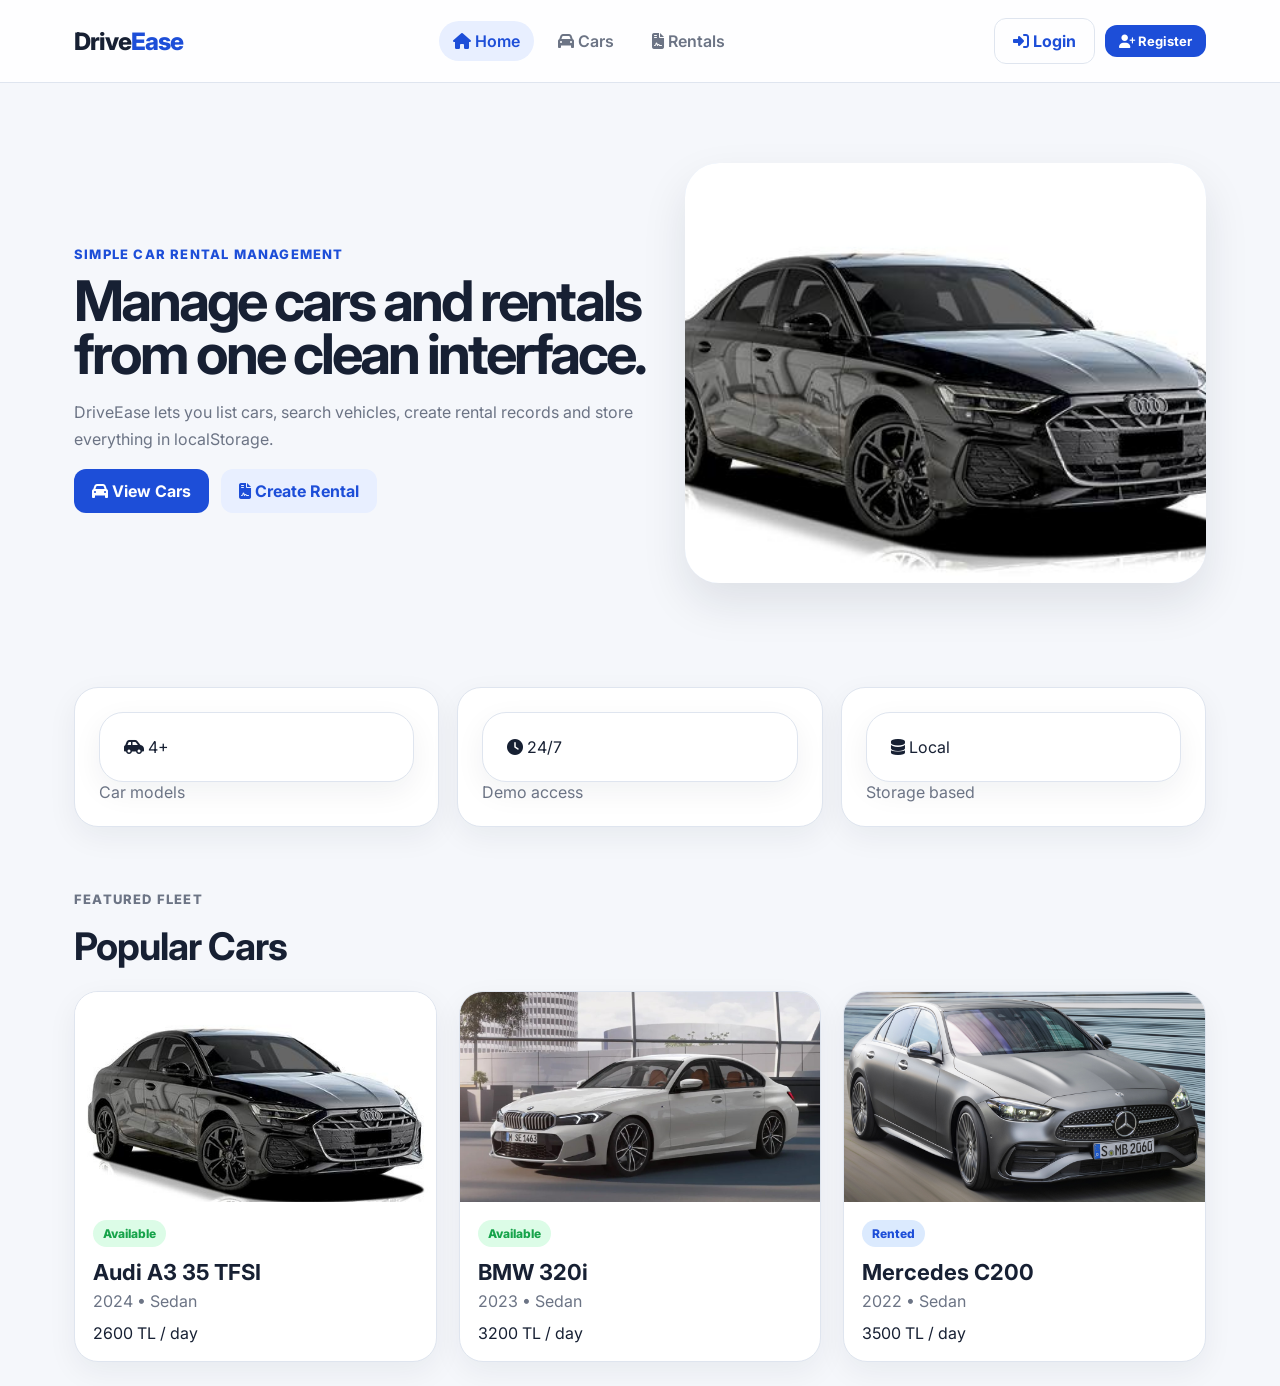
<file: index.html>
<!DOCTYPE html>
<html lang="en">

<head>
  <meta charset="UTF-8">
  <meta name="viewport" content="width=device-width, initial-scale=1.0">
  <title>DriveEase | Car Rental</title>

  <!-- favicon-->
  <link rel="icon" type="image/svg+xml" href="assets/images/favicon.svg">

  <!-- font(iconlar için)-->
  <link rel="stylesheet" href="https://cdnjs.cloudflare.com/ajax/libs/font-awesome/6.5.2/css/all.min.css">

  <!-- Google Fonts-->  
  <link rel="preconnect" href="https://fonts.googleapis.com">
  <link rel="preconnect" href="https://fonts.gstatic.com" crossorigin>
  <link href="https://fonts.googleapis.com/css2?family=Inter:wght@400;500;600;700;800&display=swap" rel="stylesheet">

  <!-- css -->
  <link rel="stylesheet" href="assets/css/style.css">
</head>

<body>
  <header class="site-header">
    <nav class="navbar">
      <a class="logo" href="index.html">Drive<span>Ease</span></a>

      <!-- Hamburger menü butonu -->
      <button id="hamburger" class="hamburger-btn" aria-label="Toggle menu">
        <span></span>
        <span></span>
        <span></span>
      </button>

      <ul id="menu" class="nav-links">
        <li><a class="active" href="index.html"><i class="fa-solid fa-house"></i> Home</a></li>
        <li><a href="cars.html"><i class="fa-solid fa-car"></i> Cars</a></li>
        <li><a href="rentals.html"><i class="fa-solid fa-file-contract"></i> Rentals</a></li>
      </ul>

      <div id="userArea" class="user-area">
        <a href="login.html" class="btn btn-outline"><i class="fa-solid fa-right-to-bracket"></i> Login</a>
        <a href="register.html" class="btn btn-primary btn-sm"><i class="fa-solid fa-user-plus"></i> Register</a>
      </div>
    </nav>
  </header>

  <main>
    <section class="hero">
      <div class="hero-content">
        <p class="eyebrow">Simple car rental management</p>
        <h1>Manage cars and rentals from one clean interface.</h1>
        <p class="hero-text">
          DriveEase lets you list cars, search vehicles, create rental records and store everything in localStorage.
        </p>
        <div class="hero-actions">
          <a href="cars.html" class="btn btn-primary"><i class="fa-solid fa-car"></i> View Cars</a>
          <a href="rentals.html" class="btn btn-soft"><i class="fa-solid fa-file-contract"></i> Create Rental</a>
        </div>
      </div>

      <div class="hero-card">
        <img src="assets/images/audi-a3.jpg" alt="Audi A3">

      </div>
    </section>

    <section class="stats">
      <div>
        <div><i class="fa-solid fa-car-side"></i> 4+</div>
        <span>Car models</span>
      </div>
      <div>
        <div><i class="fa-solid fa-clock"></i> 24/7</div>
        <span>Demo access</span>
      </div>
      <div>
        <div><i class="fa-solid fa-database"></i> Local</div>
        <span>Storage based</span>
      </div>
    </section>

    <section class="section">
      <div class="section-heading">
        <p class="eyebrow">Featured fleet</p>
        <h2>Popular Cars</h2>
      </div>

      <div id="featuredCars" class="car-grid">
        <article class="car-card" data-id="1" data-brand="Audi" data-model="A3 35 TFSI" data-year="2024"
          data-price="2600" data-status="Available" data-type="Sedan">
          <img src="assets/images/audi-a3.jpg" alt="Audi A3 35 TFSI">
          <div class="car-body">
            <span class="badge available">Available</span>
            <h3>Audi A3 35 TFSI</h3>
            <p>2024 • Sedan</p>
            <div>2600 TL / day</div>
          </div>
        </article>

        <article class="car-card" data-id="2" data-brand="BMW" data-model="320i" data-year="2023" data-price="3200"
          data-status="Available" data-type="Sedan">
          <img src="assets/images/bmw-320i.jpg" alt="BMW 320i">
          <div class="car-body">
            <span class="badge available">Available</span>
            <h3>BMW 320i</h3>
            <p>2023 • Sedan</p>
            <div>3200 TL / day</div>
          </div>
        </article>

        <article class="car-card" data-id="3" data-brand="Mercedes" data-model="C200" data-year="2022" data-price="3500"
          data-status="Rented" data-type="Sedan">
          <img src="assets/images/mercedes-c200.jpg" alt="Mercedes C200">
          <div class="car-body">
            <span class="badge rented">Rented</span>
            <h3>Mercedes C200</h3>
            <p>2022 • Sedan</p>
            <div>3500 TL / day</div>
          </div>
        </article>
      </div>
    </section>
  </main>



  <!-- authjs -->
  <script src="assets/scripts/auth.js"></script>

  <!-- mainjs -->
  <script src="assets/scripts/main.js"></script>

  <!-- navbar -->
  <script>
    document.addEventListener("DOMContentLoaded", function () {
      
      updateNavUser();

      var hamburger = document.getElementById("hamburger");
      var navMenu = document.getElementById("menu");

      if (hamburger) {
        hamburger.addEventListener("click", function () {
          navMenu.classList.toggle("nav-open");
          hamburger.classList.toggle("active");
        });
      }
    });
  </script>

</body>

</html>
</file>
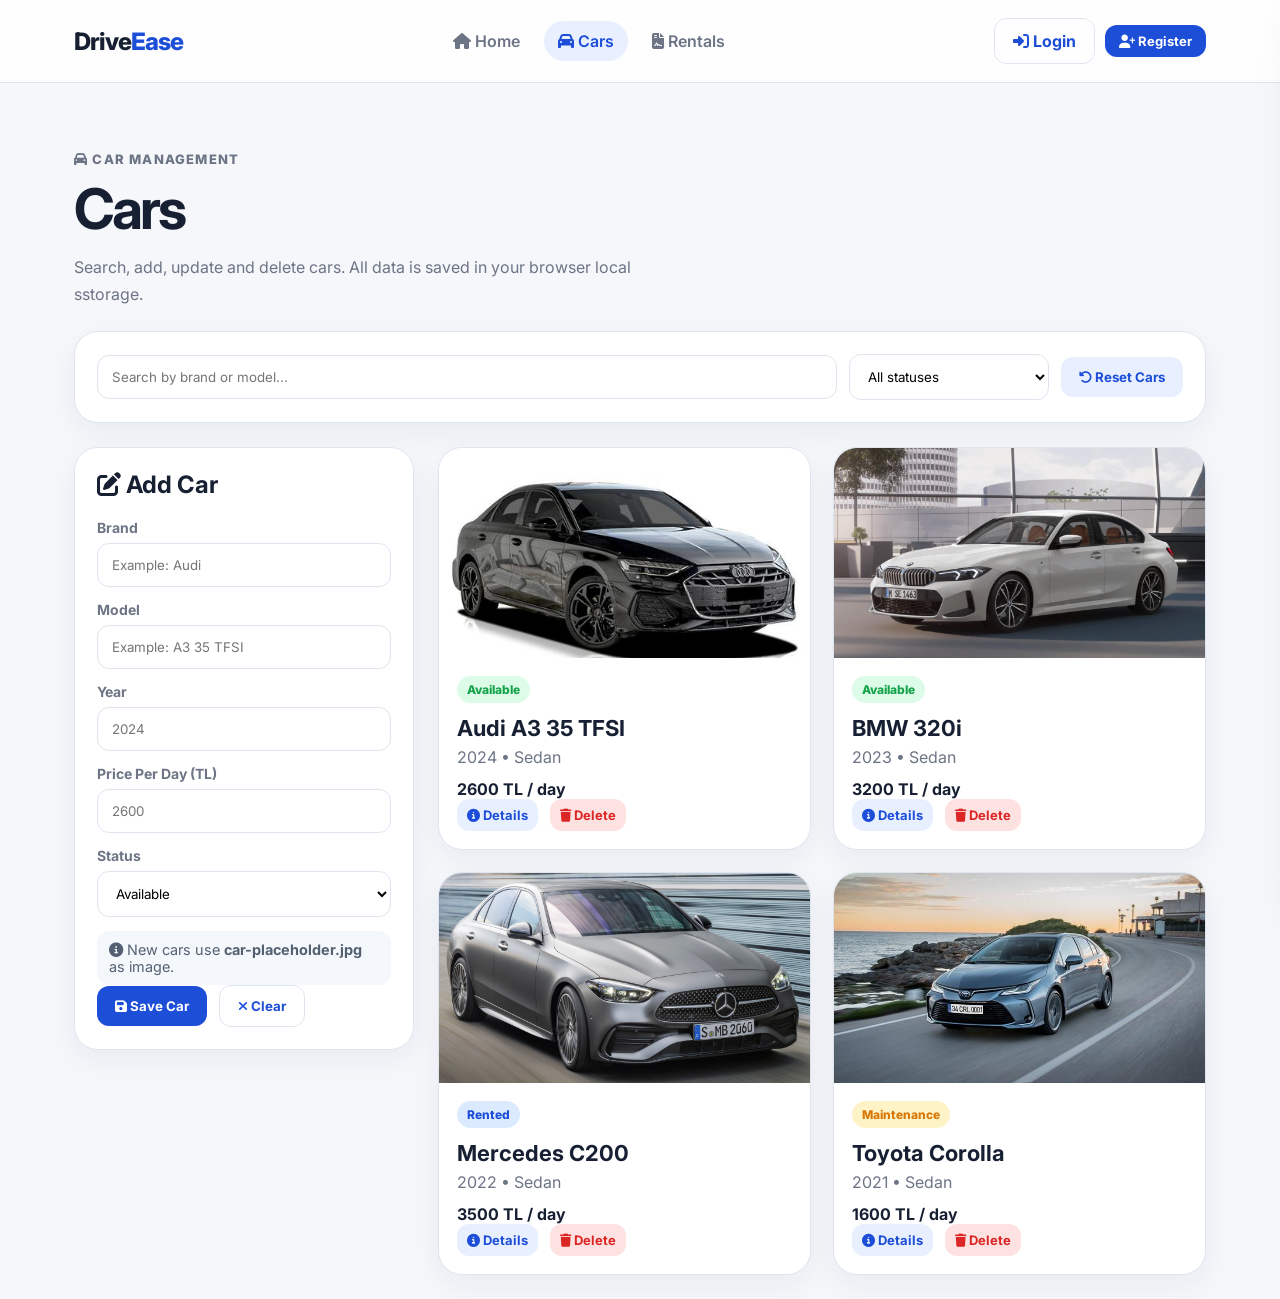
<file: cars.html>
<!DOCTYPE html>
<html lang="en">

<head>
  <meta charset="UTF-8">
  <meta name="viewport" content="width=device-width, initial-scale=1.0">
  <title>Cars | DriveEase</title>

  <!-- favicon -->
  <link rel="icon" type="image/svg+xml" href="assets/images/favicon.svg">

  <!-- font(iconlar için)-->
  <link rel="stylesheet" href="https://cdnjs.cloudflare.com/ajax/libs/font-awesome/6.5.2/css/all.min.css">

  <!-- Google Fonts -->
  <link rel="preconnect" href="https://fonts.googleapis.com">
  <link rel="preconnect" href="https://fonts.gstatic.com" crossorigin>
  <link href="https://fonts.googleapis.com/css2?family=Inter:wght@400;500;600;700;800&display=swap" rel="stylesheet">

  <!-- css-->
  <link rel="stylesheet" href="assets/css/style.css">
</head>

<body>
  <header class="site-header">
    <nav class="navbar">
      <a class="logo" href="index.html">Drive<span>Ease</span></a>

      
      <button id="hamburger" class="hamburger-btn" aria-label="Toggle menu">
        <span></span>
        <span></span>
        <span></span>
      </button>

      <ul id="menu" class="nav-links">
        <li><a href="index.html"><i class="fa-solid fa-house"></i> Home</a></li>
        <li><a class="active" href="cars.html"><i class="fa-solid fa-car"></i> Cars</a></li>
        <li><a href="rentals.html"><i class="fa-solid fa-file-contract"></i> Rentals</a></li>
      </ul>

      <div id="userArea" class="user-area">
        <a href="login.html" class="btn btn-outline">
          <i class="fa-solid fa-right-to-bracket">

          </i> Login</a>
        <a href="register.html" class="btn btn-primary btn-sm">
          <i class="fa-solid fa-user-plus">

          </i> Register</a>
      </div>
    </nav>
  </header>

  <main class="page">
    <section class="section-heading page-title">
      <p class="eyebrow"><i class="fa-solid fa-car"></i> Car management</p>
      <h1>Cars</h1>
      <p>Search, add, update and delete cars. All data is saved in your browser local sstorage.</p>
    </section>

    <section class="panel">
      <div class="toolbar">
        <input id="searchInput" type="text" placeholder="Search by brand or model...">
        <select id="statusFilter">
          <option value="All">All statuses</option>
          <option value="Available">Available</option>
          <option value="Rented">Rented</option>
          <option value="Maintenance">Maintenance</option>
        </select>

        <button id="resetCarsBtn" class="btn btn-soft" type="button" onclick="console.log('Reset Cars clicked')">
          <i class="fa-solid fa-rotate-left"></i> Reset Cars
        </button>
      </div>
    </section>

    <section class="layout">
      <form id="carForm" class="panel form-card">
        <h2><i class="fa-solid fa-pen-to-square"></i> Add Car</h2>
        <input type="hidden" id="carId">

        <label>Brand
          <input id="brand" type="text" placeholder="Example: Audi" required>
          <span class="field-error" id="brandError"></span>
        </label>

        <label>Model
          <input id="model" type="text" placeholder="Example: A3 35 TFSI" required>
          <span class="field-error" id="modelError"></span>
        </label>

        <label>Year
          <input id="year" type="number" min="1990" max="2030" placeholder="2024" required>
          <span class="field-error" id="yearError"></span>
        </label>

        <label>Price Per Day (TL)
          <input id="price" type="number" min="1" placeholder="2600" required>
          <span class="field-error" id="priceError"></span>
        </label>

        <label>Status
          <select id="status">
            <option value="Available">Available</option>
            <option value="Rented">Rented</option>
            <option value="Maintenance">Maintenance</option>
          </select>
        </label>

        <p class="form-note"><i class="fa-solid fa-circle-info"></i> New cars use <b>car-placeholder.jpg</b> as image.
        </p>

        <div class="form-actions">
          <button class="btn btn-primary" type="submit"><i class="fa-solid fa-floppy-disk"></i> Save Car</button>
          <button id="clearFormBtn" class="btn btn-outline" type="button"><i class="fa-solid fa-xmark"></i>
            Clear</button>
        </div>
      </form>

      <div id="carsList" class="car-grid car-grid-large">
        <article class="car-card" data-id="1" data-brand="Audi" data-model="A3 35 TFSI" data-year="2024"
          data-price="2600" data-status="Available" data-type="Sedan" data-image="audi-a3.jpg">
          <img src="assets/images/audi-a3.jpg" alt="Audi A3 35 TFSI">
          <div class="car-body">
            <span class="badge available">Available</span>
            <h3>Audi A3 35 TFSI</h3>
            <p>2024 • Sedan</p>
            <strong>2600 TL / day</strong>
            <div class="card-actions">
              <button class="btn-small detail-btn"><i class="fa-solid fa-circle-info"></i> Details</button>
              <button class="btn-small danger delete-btn"><i class="fa-solid fa-trash"></i> Delete</button>
            </div>
          </div>
        </article>

        <article class="car-card" data-id="2" data-brand="BMW" data-model="320i" data-year="2023" data-price="3200"
          data-status="Available" data-type="Sedan" data-image="bmw-320i.jpg">
          <img src="assets/images/bmw-320i.jpg" alt="BMW 320i">
          <div class="car-body">
            <span class="badge available">Available</span>
            <h3>BMW 320i</h3>
            <p>2023 • Sedan</p>
            <strong>3200 TL / day</strong>
            <div class="card-actions">
              <button class="btn-small detail-btn"><i class="fa-solid fa-circle-info"></i> Details</button>
              <button class="btn-small danger delete-btn"><i class="fa-solid fa-trash"></i> Delete</button>
            </div>
          </div>
        </article>

        <article class="car-card" data-id="3" data-brand="Mercedes" data-model="C200" data-year="2022" data-price="3500"
          data-status="Rented" data-type="Sedan" data-image="mercedes-c200.jpg">
          <img src="assets/images/mercedes-c200.jpg" alt="Mercedes C200">
          <div class="car-body">
            <span class="badge rented">Rented</span>
            <h3>Mercedes C200</h3>
            <p>2022 • Sedan</p>
            <strong>3500 TL / day</strong>
            <div class="card-actions">
              <button class="btn-small detail-btn"><i class="fa-solid fa-circle-info"></i> Details</button>
              <button class="btn-small danger delete-btn"><i class="fa-solid fa-trash"></i> Delete</button>
            </div>
          </div>
        </article>

        <article class="car-card" data-id="4" data-brand="Toyota" data-model="Corolla" data-year="2021"
          data-price="1600" data-status="Maintenance" data-type="Sedan" data-image="toyota-corolla.jpg">
          <img src="assets/images/toyota-corolla.jpg" alt="Toyota Corolla">
          <div class="car-body">
            <span class="badge maintenance">Maintenance</span>
            <h3>Toyota Corolla</h3>
            <p>2021 • Sedan</p>
            <strong>1600 TL / day</strong>
            <div class="card-actions">
              <button class="btn-small detail-btn"><i class="fa-solid fa-circle-info"></i> Details</button>
              <button class="btn-small danger delete-btn"><i class="fa-solid fa-trash"></i> Delete</button>
            </div>
          </div>
        </article>
      </div>
    </section>
  </main>

  <aside id="detailPanel" class="detail-panel">
    <button id="closeDetail" class="close-btn">&times;</button>
    <h2 id="detailTitle">Car Detail</h2>
    <p id="detailText">Select a car to view details.</p>
  </aside>



  <!-- Auth.js -->
  <script src="assets/scripts/auth.js"></script>

  <!-- main.js -->
  <script src="assets/scripts/main.js"></script>

  <!--  hamburger menu + nav user -->
  <script>
    document.addEventListener("DOMContentLoaded", function () {
      updateNavUser();

      var hamburger = document.getElementById("hamburger");
      var navMenu = document.getElementById("menu");

      if (hamburger) {
        hamburger.addEventListener("click", function () {
          navMenu.classList.toggle("nav-open");
          hamburger.classList.toggle("active");
        });
      }
    });
  </script>

</body>

</html>
</file>
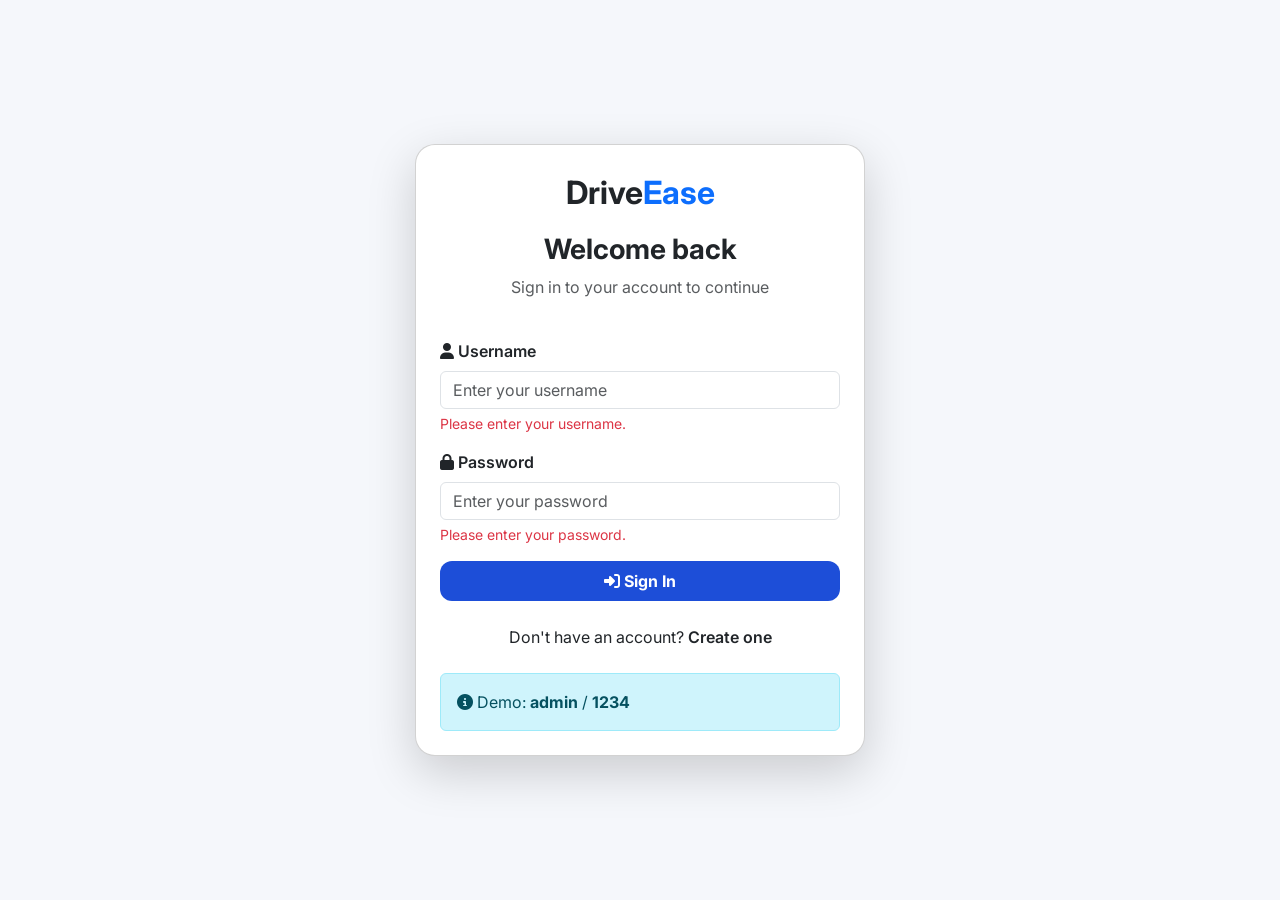
<file: login.html>
<!DOCTYPE html>
<html lang="en">

<head>
  <meta charset="UTF-8">
  <meta name="viewport" content="width=device-width, initial-scale=1.0">
  <title>Login | DriveEase</title>

  <!-- favicon -->
  <link rel="icon" type="image/svg+xml" href="assets/images/favicon.svg">

<link href="https://cdn.jsdelivr.net/npm/bootstrap@5.3.3/dist/css/bootstrap.min.css" rel="stylesheet">

  <!-- font(iconlar için)-->
  <link rel="stylesheet" href="https://cdnjs.cloudflare.com/ajax/libs/font-awesome/6.5.2/css/all.min.css">

  <!-- Google Fonts -->
  <link rel="preconnect" href="https://fonts.googleapis.com">
  <link rel="preconnect" href="https://fonts.gstatic.com" crossorigin>
  <link href="https://fonts.googleapis.com/css2?family=Inter:wght@400;500;600;700;800&display=swap" rel="stylesheet">

  <!-- css -->
  <link rel="stylesheet" href="assets/css/style.css">

  <script>
    var PAGE_NAME = "Login";
    document.addEventListener("DOMContentLoaded", function () {
      document.title = PAGE_NAME + " | DriveEase";
    });
  </script>
</head>

<body class="auth-body">
<script src="https://cdn.jsdelivr.net/npm/bootstrap@5.3.3/dist/js/bootstrap.bundle.min.js"></script>
 <div class="container d-flex justify-content-center align-items-center min-vh-100">

  <div class="card shadow-lg p-4" style="max-width: 450px; width:100%; border-radius:20px;">

    <!-- Logo -->
    <div class="text-center mb-3">
      <a href="index.html" class="fs-2 fw-bold text-decoration-none text-dark">
        Drive<span class="text-primary">Ease</span>
      </a>
    </div>

    <!-- Başlık -->
    <div class="text-center mb-4">
      <h1 class="h3 fw-bold">Welcome back</h1>
      <p class="text-muted">Sign in to your account to continue</p>
    </div>

    <!-- Hata Mesajı -->
    <div id="err-box" class="alert alert-danger d-none" role="alert">
      <i class="fa-solid fa-circle-exclamation"></i>
      <span id="err-msg">Invalid username or password.</span>
    </div>

    <!-- Form -->
    <form id="form-login" novalidate>

      <div class="mb-3">
        <label for="inp-user" class="form-label fw-semibold">
          <i class="fa-solid fa-user"></i> Username
        </label>

        <input
          type="text"
          class="form-control"
          id="inp-user"
          placeholder="Enter your username"
          autocomplete="username">

        <div class="text-danger small mt-1" id="err-user">
          Please enter your username.
        </div>
      </div>

      <div class="mb-3">
        <label for="inp-pass" class="form-label fw-semibold">
          <i class="fa-solid fa-lock"></i> Password
        </label>

        <input
          type="password"
          class="form-control"
          id="inp-pass"
          placeholder="Enter your password"
          autocomplete="current-password">

        <div class="text-danger small mt-1" id="err-pass">
          Please enter your password.
        </div>
      </div>

      <button type="submit" class="btn btn-primary w-100 py-2" id="btn-submit">
        <i class="fa-solid fa-right-to-bracket"></i> Sign In
      </button>

    </form>

    <!-- Footer -->
    <p class="text-center mt-4 mb-2">
      Don't have an account?
      <a href="register.html" class="text-decoration-none fw-semibold">
        Create one
      </a>
    </p>

    <!-- Demo -->
    <div class="alert alert-info mt-3 mb-0">
      <i class="fa-solid fa-circle-info"></i>
      Demo:
      <strong>admin</strong> /
      <strong>1234</strong>
    </div>

  </div>

</div>



  <!-- auth.js-->
  <script src="assets/scripts/auth.js"></script>


  <script>
    // Zaten giriş yapılmışsa ana sayfaya yönlendir
    if (getCurrentUser()) {
      window.location.href = "index.html";
    }

    document.getElementById("form-login").addEventListener("submit", function (e) {
      e.preventDefault();

      var usernameInput = document.getElementById("inp-user");
      var passwordInput = document.getElementById("inp-pass");
      var username = usernameInput.value.trim();
      var password = passwordInput.value.trim();
      var valid = true;

      // Önceki hata mesajlarını temizle
      usernameInput.classList.remove("invalid");
      passwordInput.classList.remove("invalid");
      document.getElementById("err-box").classList.remove("show");

      // Kullanıcı adı doğrulama
      if (username === "") {
        usernameInput.classList.add("invalid");
        document.getElementById("err-user").textContent = "Please enter your username.";
        valid = false;
      }

      // Şifre doğrulama
      if (password === "") {
        passwordInput.classList.add("invalid");
        document.getElementById("err-pass").textContent = "Please enter your password.";
        valid = false;
      }

      if (!valid) return;

      // Kullanıcı bilgilerini kontrol et
      var user = loginUser(username, password);
      if (user) {
        setCurrentUser(user);
        window.location.href = "index.html";
      } else {
        document.getElementById("err-box").classList.add("show");
        document.getElementById("err-msg").textContent = "Invalid username or password. Please try again.";
      }
    });
  </script>

</body>

</html>
</file>
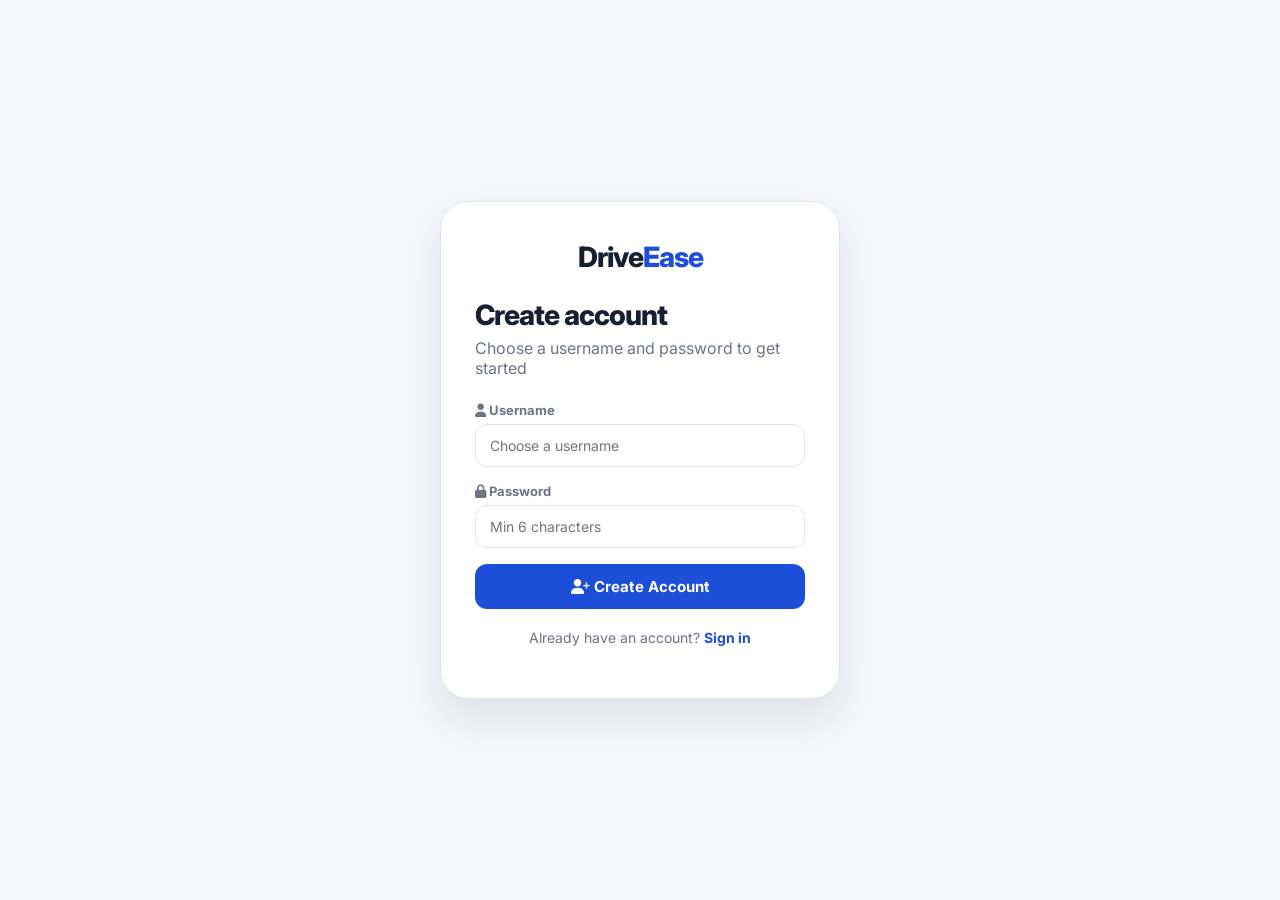
<file: register.html>
<!DOCTYPE html>
<html lang="en">

<head>
  <meta charset="UTF-8">
  <meta name="viewport" content="width=device-width, initial-scale=1.0">
  <title>Register | DriveEase</title>

  <!-- Favicon  -->
  <link rel="icon" type="image/svg+xml" href="assets/images/favicon.svg">



  <!-- font(iconlar için)-->
  <link rel="stylesheet" href="https://cdnjs.cloudflare.com/ajax/libs/font-awesome/6.5.2/css/all.min.css">

  <!-- Google Fonts  -->
  <link rel="preconnect" href="https://fonts.googleapis.com">
  <link rel="preconnect" href="https://fonts.gstatic.com" crossorigin>
  <link href="https://fonts.googleapis.com/css2?family=Inter:wght@400;500;600;700;800&display=swap" rel="stylesheet">

  <!-- css -->
  <link rel="stylesheet" href="assets/css/style.css">


  <script>
    var PAGE_NAME = "Register";
    document.addEventListener("DOMContentLoaded", function () {
      document.title = PAGE_NAME + " | DriveEase";
    });
  </script>
</head>

<body class="auth-body">

  <div class="auth-wrapper">
    <div class="auth-card">

      <div class="auth-logo">
        <a href="index.html">Drive<span>Ease</span></a>
      </div>

      <h1 class="auth-title">Create account</h1>
      <p class="auth-sub">Choose a username and password to get started</p>

      <div id="registerError" class="msg-err" role="alert">
        <i class="fa-solid fa-circle-exclamation"></i>
        <span id="registerErrorMsg"></span>
      </div>
      <div id="registerSuccess" class="msg-ok" role="alert">
        <i class="fa-solid fa-circle-check"></i>
        Account created! Redirecting to login...
      </div>

      <form id="registerForm" novalidate>

        <div class="field">
          <label for="regUsername" class="lbl">
            <i class="fa-solid fa-user"></i> Username
          </label>
          <input type="text" class="inp" id="regUsername" placeholder="Choose a username" autocomplete="username">
          <div class="err-text" id="err-reg-user">Please choose a username (min 3 characters).</div>
        </div>

        <div class="field">
          <label for="regPassword" class="lbl">
            <i class="fa-solid fa-lock"></i> Password
          </label>
          <input type="password" class="inp" id="regPassword" placeholder="Min 6 characters"
            autocomplete="new-password">
          <div class="err-text" id="err-reg-pass">Password must be at least 6 characters.</div>
        </div>

        <button type="submit" class="btn-submit">
          <i class="fa-solid fa-user-plus"></i> Create Account
        </button>
      </form>

      <p class="auth-footer-text">
        Already have an account?
        <a href="login.html">Sign in</a>
      </p>

    </div>
  </div>




  <script src="assets/scripts/auth.js"></script>

  <!-- kayıt işlemi -->
  <script>
    // Zaten giriş yapılmışsa ana sayfaya yönlendir
    if (getCurrentUser()) {
      window.location.href = "index.html";
    }

    document.getElementById("registerForm").addEventListener("submit", function (e) {
      e.preventDefault();

      var usernameInput = document.getElementById("regUsername");
      var passwordInput = document.getElementById("regPassword");

      var username = usernameInput.value.trim();
      var password = passwordInput.value.trim();
      var valid = true;

      // Önceki hata mesajlarını temizle
      usernameInput.classList.remove("invalid");
      passwordInput.classList.remove("invalid");
      document.getElementById("registerError").classList.remove("show");
      document.getElementById("registerSuccess").classList.remove("show");

      // Kullanıcı adı kontrolü en az 3 karakter olmak zorunda
      if (username.length < 3) {
        usernameInput.classList.add("invalid");
        valid = false;
      }

      // Şifre uzunluğu kontr
      if (password.length < 6) {
        passwordInput.classList.add("invalid");
        valid = false;
      }

      if (!valid) return;

      // Kayıt işlemini dene
      var success = registerUser(username, password);
      if (success) {
        document.getElementById("registerSuccess").classList.add("show");
        setTimeout(function () {
          window.location.href = "login.html";
        }, 2000);
      } else {
        document.getElementById("registerError").classList.add("show");
        document.getElementById("registerErrorMsg").textContent = "Username '" + username + "' is already taken.";
        usernameInput.classList.add("invalid");
      }
    });
  </script>

</body>

</html>
</file>
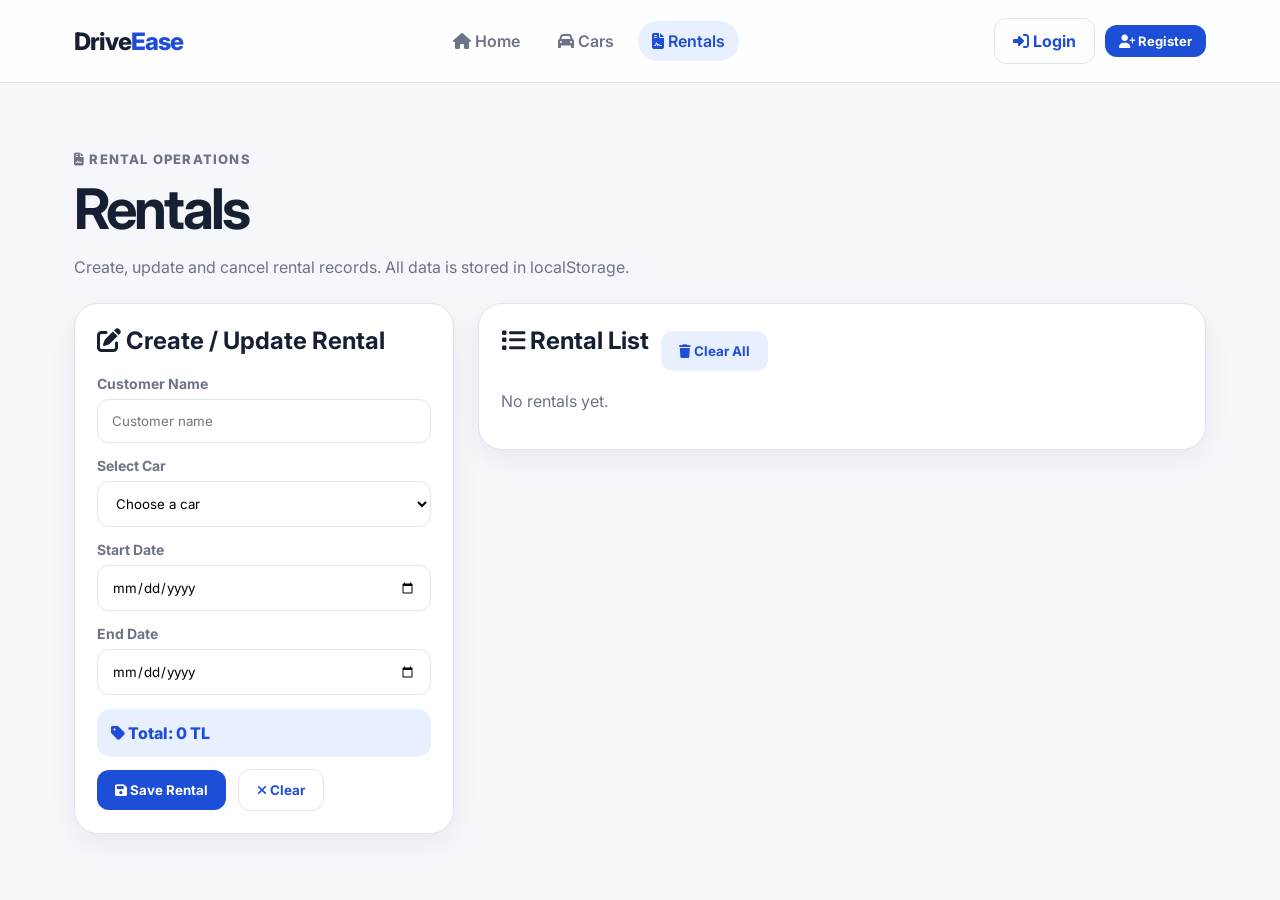
<file: rentals.html>
<!DOCTYPE html>
<html lang="en">

<head>
  <meta charset="UTF-8">
  <meta name="viewport" content="width=device-width, initial-scale=1.0">
  <title>Rentals | DriveEase</title>

  <!-- Favicon  -->
  <link rel="icon" type="image/svg+xml" href="assets/images/favicon.svg">

  <!-- font(iconlar için)-->
  <link rel="stylesheet" href="https://cdnjs.cloudflare.com/ajax/libs/font-awesome/6.5.2/css/all.min.css">

  <!-- Google Fonts  -->
  <link rel="preconnect" href="https://fonts.googleapis.com">
  <link rel="preconnect" href="https://fonts.gstatic.com" crossorigin>
  <link href="https://fonts.googleapis.com/css2?family=Inter:wght@400;500;600;700;800&display=swap" rel="stylesheet">

  <!-- css -->
  <link rel="stylesheet" href="assets/css/style.css">
</head>

<body>
  <header class="site-header">
    <nav class="navbar">
      <a class="logo" href="index.html">Drive<span>Ease</span></a>

      <!-- menu -->
      <button id="hamburger" class="hamburger-btn" aria-label="Toggle menu">
        <span></span>
        <span></span>
        <span></span>
      </button>

      <ul id="menu" class="nav-links">
        <li><a href="index.html"><i class="fa-solid fa-house"></i> Home</a></li>
        <li><a href="cars.html"><i class="fa-solid fa-car"></i> Cars</a></li>
        <li><a class="active" href="rentals.html"><i class="fa-solid fa-file-contract"></i> Rentals</a></li>
      </ul>

      <div id="userArea" class="user-area">
        <a href="login.html" class="btn btn-outline"><i class="fa-solid fa-right-to-bracket"></i> Login</a>
        <a href="register.html" class="btn btn-primary btn-sm"><i class="fa-solid fa-user-plus"></i> Register</a>
      </div>
    </nav>
  </header>

  <main class="page">
    <section class="section-heading page-title">
      <p class="eyebrow"><i class="fa-solid fa-file-contract"></i> Rental operations</p>
      <h1>Rentals</h1>
      <p>Create, update and cancel rental records. All data is stored in localStorage.</p>
    </section>

    <section class="layout rentals-layout">
      <form id="rentalForm" class="panel form-card">
        <h2><i class="fa-solid fa-pen-to-square"></i> Create / Update Rental</h2>
        <input type="hidden" id="rentalId">

        <label>Customer Name
          <input id="customerName" type="text" placeholder="Customer name" required>
          <span class="field-error" id="customerError"></span>
        </label>

        <label>Select Car
          <select id="rentalCar" required>
            <option value="">Choose a car</option>
            <option value="Audi A3 35 TFSI" data-price="2600">Audi A3 35 TFSI - 2600 TL/day</option>
            <option value="BMW 320i" data-price="3200">BMW 320i - 3200 TL/day</option>
            <option value="Mercedes C200" data-price="3500">Mercedes C200 - 3500 TL/day</option>
            <option value="Toyota Corolla" data-price="1600">Toyota Corolla - 1600 TL/day</option>
          </select>
          <span class="field-error" id="carError"></span>
        </label>

        <label>Start Date
          <input id="startDate" type="date" required>
          <span class="field-error" id="startError"></span>
        </label>

        <label>End Date
          <input id="endDate" type="date" required>
          <span class="field-error" id="endError"></span>
        </label>

        <div id="pricePreview" class="price-preview">
          <i class="fa-solid fa-tag"></i> Total: 0 TL
        </div>

        <div class="form-actions">
          <button class="btn btn-primary" type="submit"><i class="fa-solid fa-floppy-disk"></i> Save Rental</button>
          <button id="clearRentalBtn" class="btn btn-outline" type="button"><i class="fa-solid fa-xmark"></i>
            Clear</button>
        </div>
      </form>

      <section class="panel rental-panel">
        <div class="panel-top">
          <h2><i class="fa-solid fa-list"></i> Rental List</h2>
          <button id="clearRentalsBtn" class="btn btn-soft" type="button">
            <i class="fa-solid fa-trash"></i> Clear All
          </button>
        </div>
        <div id="rentalList" class="rental-list">
          <p class="empty-text">No rentals yet.</p>
        </div>
      </section>
    </section>
  </main>

  <!-- auth.js -->
  <script src="assets/scripts/auth.js"></script>

  <!-- main.js -->
  <script src="assets/scripts/main.js"></script>

  <!-- navbar  -->
  <script>
    document.addEventListener("DOMContentLoaded", function () {
      updateNavUser();

      var hamburger = document.getElementById("hamburger");
      var navMenu = document.getElementById("menu");

      if (hamburger) {
        hamburger.addEventListener("click", function () {
          navMenu.classList.toggle("nav-open");
          hamburger.classList.toggle("active");
        });
      }
    });
  </script>

</body>

</html>
</file>
<file: assets/css/style.css>
* {
  box-sizing: border-box;
}

body {
  margin: 0;
  font-family: "Inter", Arial, sans-serif;
  background: #f5f7fb;
  color: #172033;
}

a {
  color: inherit;
  text-decoration: none;
}

img {
  max-width: 100%;
}


.site-header {
  background: rgba(255, 255, 255, 0.88);
  border-bottom: 1px solid #dfe5ef;
  position: sticky;
  top: 0;
  z-index: 20;
}

.navbar {
  max-width: 1180px;
  margin: auto;
  padding: 18px 24px;
  display: flex;
  align-items: center;
  justify-content: space-between;
  gap: 24px;
}

.logo {
  font-size: 24px;
  font-weight: 800;
  letter-spacing: -1px;
}

.logo span {
  color: #1d4ed8;
}

.nav-links {
  list-style: none;
  display: flex;
  gap: 10px;
  padding: 0;
  margin: 0;
}

.nav-links a {
  display: block;
  padding: 10px 14px;
  border-radius: 999px;
  color: #6c7485;
  font-weight: 600;
}

.nav-links a.active,
.nav-links a:hover {
  color: #1d4ed8;
  background: #e8efff;
}

/* user area kısmı  */
.user-area {
  display: flex;
  align-items: center;
  gap: 10px;
  flex-shrink: 0;
}

#loggedUserName {
  font-weight: 700;
  color: #1d4ed8;
  font-size: 14px;
}

/*  butonlar  */
.btn,
.btn-small {
  border: none;
  cursor: pointer;
  font-family: inherit;
  font-weight: 700;
  border-radius: 12px;
  transition: 0.2s;
}

.btn {
  padding: 12px 18px;
}

.btn-sm {
  padding: 8px 14px;
  font-size: 13px;
}

.btn-small {
  padding: 8px 10px;
  font-size: 13px;
  background: #e8efff;
  color: #1d4ed8;
}

.btn:hover,
.btn-small:hover {
  transform: translateY(-2px);
}

.btn-primary {
  background: #1d4ed8;
  color: white;
}

.btn-primary:hover {
  background: #163fae;
}

.btn-outline {
  background: transparent;
  color: #1d4ed8;
  border: 1px solid #dfe5ef;
}

.btn-soft {
  background: #e8efff;
  color: #1d4ed8;
}

.danger {
  color: #dc2626;
  background: #fee2e2;
}

/*  Hero kısmı  */
.hero {
  max-width: 1180px;
  margin: 42px auto;
  padding: 38px 24px;
  display: grid;
  grid-template-columns: 1.05fr 0.95fr;
  align-items: center;
  gap: 36px;
}

.eyebrow {
  color: #1d4ed8;
  font-weight: 800;
  text-transform: uppercase;
  font-size: 13px;
  letter-spacing: 1.2px;
}

.hero h1,
.page-title h1 {
  font-size: 56px;
  line-height: 0.95;
  margin: 12px 0 18px;
  letter-spacing: -3px;
}

.hero-text,
.page-title p,
.section-heading p {
  color: #6c7485;
  line-height: 1.7;
  max-width: 620px;
}

.hero-actions,
.form-actions,
.card-actions,
.toolbar,
.panel-top {
  display: flex;
  flex-wrap: wrap;
  align-items: center;
  gap: 12px;
}

.hero-card {
  position: relative;
  border-radius: 34px;
  overflow: hidden;
  box-shadow: 0 20px 45px rgba(23, 32, 51, 0.10);
  min-height: 420px;
  background: #dbeafe;
}

.hero-card img {
  width: 100%;
  height: 100%;
  min-height: 420px;
  object-fit: cover;
  display: block;
}

.floating-box {
  position: absolute;
  left: 22px;
  bottom: 22px;
  background: rgba(255, 255, 255, 0.92);
  padding: 18px 22px;
  border-radius: 22px;
  box-shadow: 0 20px 45px rgba(23, 32, 51, 0.10);
}

.floating-box strong {
  display: block;
  font-size: 34px;
  color: #1d4ed8;
}

.floating-box span {
  color: #6c7485;
  font-weight: 600;
}

/*  layout  */
.stats,
.section,
.page {
  max-width: 1180px;
  margin: auto;
  padding: 24px;
}

.stats {
  display: grid;
  grid-template-columns: repeat(3, 1fr);
  gap: 18px;
}

.stats div,
.panel,
.car-card {
  background: #ffffff;
  border: 1px solid #dfe5ef;
  box-shadow: 0 10px 30px rgba(23, 32, 51, 0.06);
}

.stats div {
  padding: 24px;
  border-radius: 24px;
}

.stats strong {
  display: block;
  font-size: 26px;
}

.stats span {
  color: #6c7485;
}

/*  section başlıkları  */
.section-heading {
  margin-bottom: 22px;
}

.section-heading h2 {
  font-size: 38px;
  margin: 0;
  letter-spacing: -1px;
}

/*  araba kartları */
.car-grid {
  display: grid;
  grid-template-columns: repeat(3, 1fr);
  gap: 22px;
}

.car-grid-large {
  grid-template-columns: repeat(2, 1fr);
}

.car-card {
  overflow: hidden;
  border-radius: 24px;
  transition: 0.2s;
}

.car-card:hover {
  transform: translateY(-4px);
  box-shadow: 0 20px 45px rgba(23, 32, 51, 0.10);
}

.car-card img {
  width: 100%;
  height: 210px;
  object-fit: cover;
  display: block;
  background: #e5e7eb;
}

.car-body {
  padding: 18px;
}

.car-body h3 {
  margin: 12px 0 6px;
  font-size: 22px;
}

.car-body p {
  color: #6c7485;
  margin: 0 0 12px;
}

/* araba durumu  */
.badge {
  display: inline-block;
  padding: 6px 10px;
  border-radius: 999px;
  font-size: 12px;
  font-weight: 800;
}

.available {
  background: #dcfce7;
  color: #16a34a;
}

.rented {
  background: #dbeafe;
  color: #1d4ed8;
}

.maintenance {
  background: #fef3c7;
  color: #d97706;
}

/*  panel ve forms  */
.page-title {
  padding-top: 28px;
}

.panel {
  border-radius: 24px;
  padding: 22px;
  margin-bottom: 24px;
}

.toolbar input,
.toolbar select,
.form-card input,
.form-card select {
  width: 100%;
  border: 1px solid #dfe5ef;
  border-radius: 12px;
  padding: 13px 14px;
  font-family: inherit;
  background: #fff;
  outline: none;
}

.toolbar input {
  flex: 1 1 260px;
}

.toolbar select {
  flex: 0 1 200px;
}

.layout {
  display: grid;
  grid-template-columns: 340px 1fr;
  gap: 24px;
  align-items: start;
}

.form-card {
  position: sticky;
  top: 92px;
}

.form-card h2,
.rental-panel h2 {
  margin-top: 0;
}

.form-card label {
  display: block;
  color: #6c7485;
  font-weight: 700;
  font-size: 14px;
  margin-bottom: 14px;
}

.form-card label input,
.form-card label select {
  margin-top: 7px;
}

/* Field error mesajı*/
.field-error {
  display: block;
  color: #dc2626;
  font-size: 12px;
  margin-top: 4px;
  font-weight: 600;
}

/*  Detail yan Panel  */
.detail-panel {
  position: fixed;
  right: -380px;
  top: 0;
  width: 360px;
  height: 100vh;
  background: #fff;
  box-shadow: 0 20px 45px rgba(23, 32, 51, 0.10);
  z-index: 30;
  padding: 28px;
  transition: 0.25s;
}

.detail-panel.open {
  right: 0;
}

.close-btn {
  float: right;
  border: none;
  background: #e8efff;
  color: #1d4ed8;
  font-size: 24px;
  border-radius: 10px;
  cursor: pointer;
}

/*  Rental List  */
.rentals-layout {
  grid-template-columns: 380px 1fr;
}

.rental-list {
  display: grid;
  gap: 14px;
}

.rental-item {
  border: 1px solid #dfe5ef;
  border-radius: 18px;
  padding: 16px;
  background: #fbfdff;
}

.rental-item h3 {
  margin: 0 0 6px;
}

.rental-item p {
  color: #6c7485;
  margin: 5px 0;
}

.price-preview {
  padding: 14px;
  background: #e8efff;
  color: #1d4ed8;
  font-weight: 800;
  border-radius: 14px;
  margin: 12px 0;
}

.empty-text {
  color: #6c7485;
}




.form-note {
  margin: 0;
  padding: 10px 12px;
  border-radius: 12px;
  background: #f4f7fb;
  color: #536071;
  font-size: 0.9rem;
}

/* login ve register */
.auth-body {
  display: flex;
  align-items: center;
  justify-content: center;
  min-height: 100vh;
  background: #f5f7fb;
}

.auth-wrapper {
  width: 100%;
  max-width: 440px;
  padding: 20px;
}

.auth-card {
  background: #ffffff;
  border: 1px solid #dfe5ef;
  border-radius: 28px;
  padding: 38px 34px;
  box-shadow: 0 20px 45px rgba(23, 32, 51, 0.10);
}

.auth-logo {
  text-align: center;
  margin-bottom: 24px;
  font-size: 28px;
  font-weight: 800;
  letter-spacing: -1px;
}

.auth-logo span {
  color: #1d4ed8;
}

.auth-title {
  font-size: 28px;
  font-weight: 800;
  margin: 0 0 6px;
  letter-spacing: -1px;
}

.auth-sub {
  color: #6c7485;
  margin: 0 0 24px;
}

.auth-footer-text {
  text-align: center;
  color: #6c7485;
  margin-top: 20px;
  font-size: 14px;
}

.auth-footer-text a {
  color: #1d4ed8;
  font-weight: 700;
}

.demo-hint {
  margin-top: 16px;
  padding: 10px 14px;
  background: #f0f4ff;
  border-radius: 10px;
  font-size: 13px;
  color: #6c7485;
  text-align: center;
}

/*  Auth kısmı  */
.field {
  margin-bottom: 16px;
}

.lbl {
  display: block;
  font-size: 13px;
  font-weight: 700;
  color: #6c7485;
  margin-bottom: 6px;
}

.inp {
  width: 100%;
  border: 1.5px solid #dfe5ef;
  border-radius: 12px;
  padding: 12px 14px;
  font-family: inherit;
  font-size: 14px;
  background: #fff;
  outline: none;
  transition: border-color 0.2s;
}

.inp:focus {
  border-color: #1d4ed8;
}

.inp.invalid {
  border-color: #dc2626;
}

.err-text {
  display: none;
  color: #dc2626;
  font-size: 12px;
  font-weight: 600;
  margin-top: 5px;
}

.inp.invalid~.err-text {
  display: block;
}

/* Error alert box */
.msg-err {
  display: none;
  align-items: center;
  gap: 8px;
  padding: 12px 14px;
  background: #fee2e2;
  color: #dc2626;
  border-radius: 12px;
  margin-bottom: 16px;
  font-size: 14px;
  font-weight: 600;
}

.msg-err.show {
  display: flex;
}

/* Success alert box */
.msg-ok {
  display: none;
  align-items: center;
  gap: 8px;
  padding: 12px 14px;
  background: #dcfce7;
  color: #16a34a;
  border-radius: 12px;
  margin-bottom: 16px;
  font-size: 14px;
  font-weight: 600;
}

.msg-ok.show {
  display: flex;
}

/*  submit button */
.btn-submit {
  display: block;
  width: 100%;
  margin-top: 10px;
  padding: 13px;
  background: #1d4ed8;
  color: #fff;
  border: none;
  border-radius: 12px;
  font-family: inherit;
  font-size: 15px;
  font-weight: 700;
  cursor: pointer;
  transition: background 0.2s, transform 0.2s;
}

.btn-submit:hover {
  background: #163fae;
  transform: translateY(-2px);
}

/*  Hamburger */
.hamburger-btn {
  display: none;
  flex-direction: column;
  gap: 5px;
  background: none;
  border: none;
  cursor: pointer;
  padding: 8px;
  order: 3;
}

.hamburger-btn span {
  display: block;
  width: 24px;
  height: 2px;
  background: #172033;
  border-radius: 2px;
  transition: 0.3s;
}

.hamburger-btn.active span:nth-child(1) {
  transform: rotate(45deg) translate(5px, 5px);
}

.hamburger-btn.active span:nth-child(2) {
  opacity: 0;
}

.hamburger-btn.active span:nth-child(3) {
  transform: rotate(-45deg) translate(5px, -5px);
}

/* Mobil */
@media (max-width: 900px) {

  .hero,
  .layout,
  .rentals-layout {
    grid-template-columns: 1fr;
  }

  .form-card {
    position: static;
  }

  .car-grid,
  .car-grid-large,
  .stats {
    grid-template-columns: 1fr;
  }

  .navbar {
    flex-wrap: wrap;
  }

  .user-area {
    width: 100%;
    justify-content: flex-end;
  }

  .hamburger-btn {
    display: flex;
  }


  .nav-links {
    display: none;
    width: 100%;
    flex-direction: column;
    background: #ffffff;
    border: 1px solid #dfe5ef;
    border-radius: 16px;
    padding: 8px 0;
    order: 4;
  }


  .nav-links.nav-open {
    display: flex;
  }

  .nav-links a {
    border-radius: 0;
    border-bottom: 1px solid #dfe5ef;
  }

  .nav-links li:last-child a {
    border-bottom: none;
  }
}

@media (max-width: 560px) {
  .nav-links {
    width: 100%;
    justify-content: space-between;
  }

  .hero h1,
  .page-title h1 {
    font-size: 40px;
  }

  .detail-panel {
    width: 100%;
    right: -100%;
  }

  .auth-card {
    padding: 26px 20px;
  }
}
</file>
